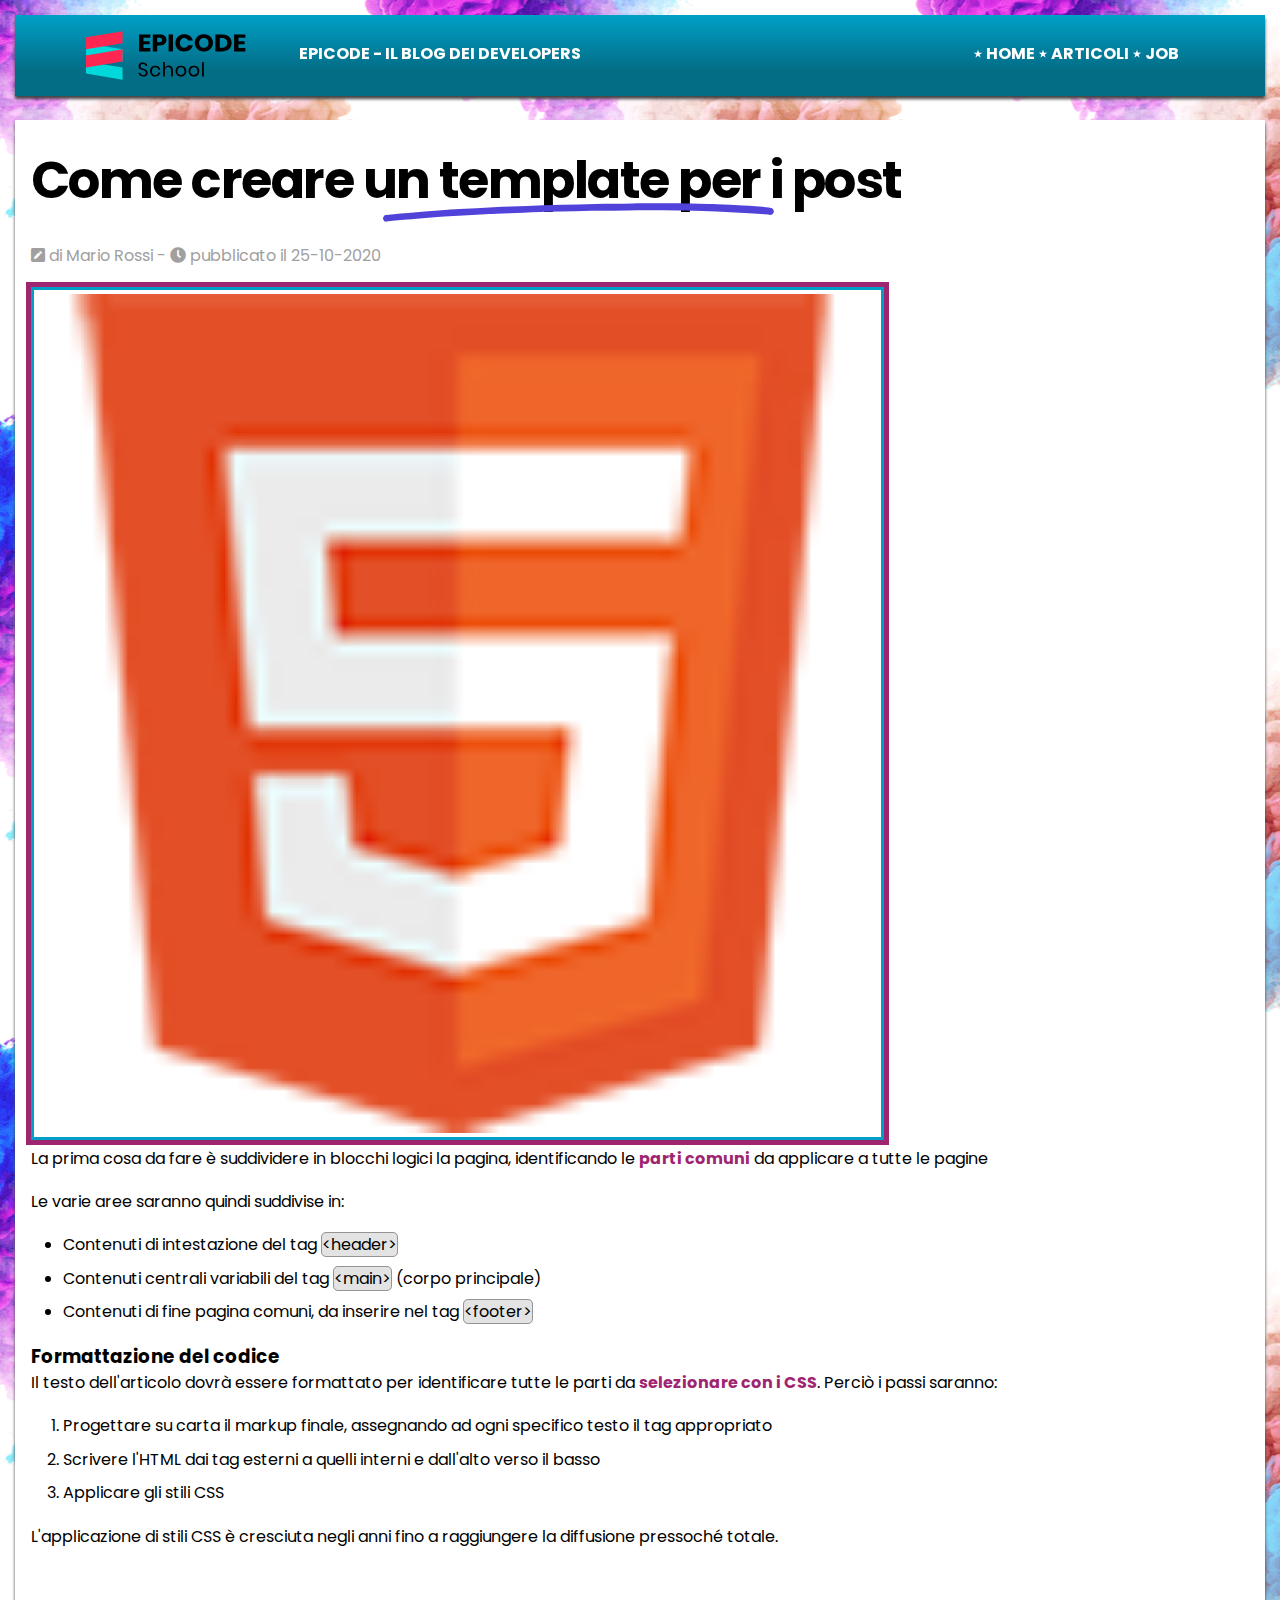
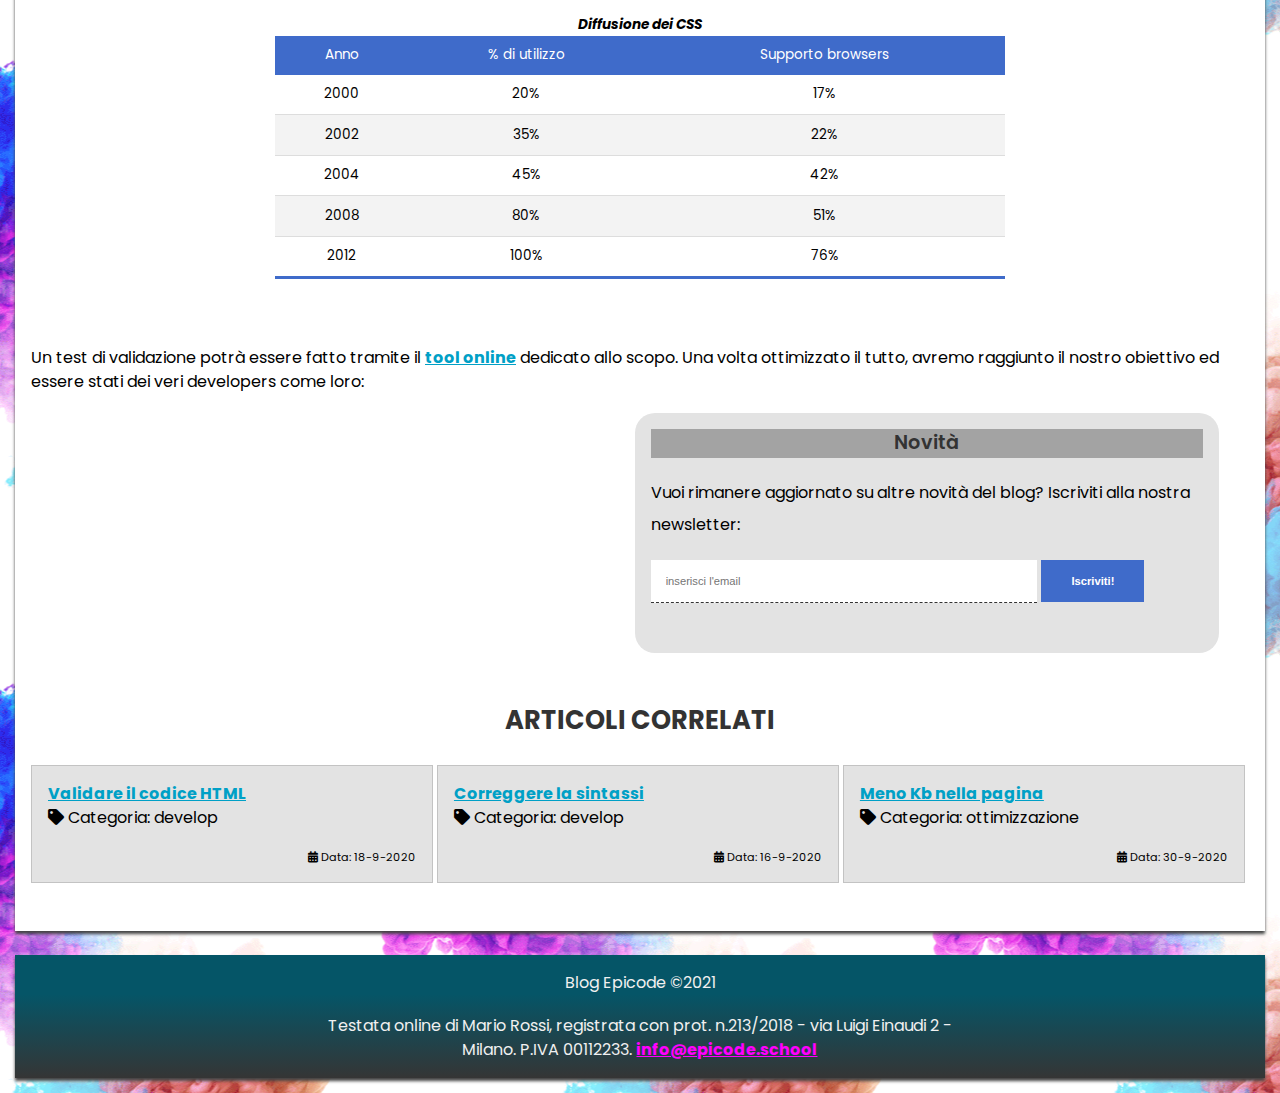
<file: D1/index.html>
<!DOCTYPE html>
<html lang="it">

<head>
    <meta charset="utf-8">
    <title>Sviluppo di una pagina web - Blog Epicode</title>
    <meta name="description"
        content="Primi passi operativi per creare un modello di pagina HTML per un post. Scopri come iniziare in modo facile.">
    <meta name="viewport" content="width=device-width, initial-scale=1">
    <link rel="preconnect" href="https://fonts.gstatic.com">
    <link href="https://fonts.googleapis.com/css2?family=Poppins&display=swap" rel="stylesheet">
    <link rel="stylesheet" href="./assets/css/font-awesome.css">
    <link rel="stylesheet" href="./assets/css/reset.css">
    <link rel="stylesheet" href="./assets/css/style.css">
</head>

<body>
    <div class="container">
        <header>
            <div>
                <img src="assets/img/logo.svg" alt="logo del blog">
                <p>Epicode - Il blog dei developers</p>
            </div>
            <nav>
                <ul>
                    <li><a href="index.html" title="Home Page">Home</a></li>
                    <li><a href="articoli.html" title="Elenco degli articoli tecnici pubblicati">Articoli</a></li>
                    <li><a href="contatti.html" title="Candidati inviando un tuo cv">Job</a></li>
                </ul>
            </nav>

        </header>

        <hr>

        <main>
            <article>
                <h1>Come creare un template per i post <img src="assets/img/underline.svg" alt="underline"></h1>
                <p><i class="fas fa-pen-square"></i> di Mario Rossi - <span><i class="fas fa-clock"></i> pubblicato il
                        25-10-2020</span></p>
                <div class="badgeContainer"><img src="assets/img/badge.png" alt="Badge HTML5"></div>
                <p>La prima cosa da fare è suddividere in blocchi logici la pagina, identificando le <strong>parti
                        comuni</strong> da applicare a tutte le pagine</p>

                <p>Le varie aree saranno quindi suddivise in:</p>
                <ul>
                    <li>Contenuti di intestazione del tag <code>&lt;header&gt;</code></li>
                    <li>Contenuti centrali variabili del tag <code>&lt;main&gt;</code> (corpo principale)</li>
                    <li>Contenuti di fine pagina comuni, da inserire nel tag <code>&lt;footer&gt;</code></li>
                </ul>

                <h2>Formattazione del codice</h2>
                <p>Il testo dell'articolo dovrà essere formattato per identificare tutte le parti da <strong>selezionare
                        con
                        i CSS</strong>. Perciò i passi saranno:</p>
                <ol>
                    <li>Progettare su carta il markup finale, assegnando ad ogni specifico testo il tag appropriato</li>
                    <li>Scrivere l'HTML dai tag esterni a quelli interni e dall'alto verso il basso</li>
                    <li>Applicare gli stili CSS</li>
                </ol>

                <p>L'applicazione di stili CSS è cresciuta negli anni fino a raggiungere la diffusione pressoché totale.
                </p>

                <table>
                    <caption>Diffusione dei CSS</caption>
                    <thead>
                        <tr>
                            <th>Anno</th>
                            <th>% di utilizzo</th>
                            <th>Supporto browsers</th>
                        </tr>
                    </thead>
                    <tbody>
                        <tr>
                            <td>2000</td>
                            <td>20&percnt;</td>
                            <td>17&percnt;</td>
                        </tr>
                        <tr>
                            <td>2002</td>
                            <td>35&percnt;</td>
                            <td>22&percnt;</td>
                        </tr>
                        <tr>
                            <td>2004</td>
                            <td>45&percnt;</td>
                            <td>42&percnt;</td>
                        </tr>
                        <tr>
                            <td>2008</td>
                            <td>80&percnt;</td>
                            <td>51&percnt;</td>
                        </tr>
                        <tr>
                            <td>2012</td>
                            <td>100&percnt;</td>
                            <td>76&percnt;</td>
                        </tr>
                    </tbody>
                </table>

                <p>Un test di validazione potrà essere fatto tramite il <a href="https://jigsaw.w3.org/css-validator/"
                        target="blank" title="Validatore CSS online del W3C">tool online</a> dedicato allo scopo. Una
                    volta
                    ottimizzato il tutto, avremo raggiunto il nostro obiettivo ed essere stati dei veri developers come
                    loro:</p>

                <iframe width="300" height="300" src="https://www.youtube.com/embed/dvOvHXruEDM"
                    title="YouTube video player"
                    allow="accelerometer; autoplay; clipboard-write; encrypted-media; gyroscope; picture-in-picture"
                    allowfullscreen></iframe>

                <section>
                    <h2>Novità</h2>
                    <p>Vuoi rimanere aggiornato su altre novità del blog? Iscriviti alla nostra newsletter:</p>

                    <form method="POST" action="elabora_form.php">
                        <fieldset>
                            <input type="email" name="user_email" id="user_email" placeholder="inserisci l'email"
                                required>
                            <button type="submit">Iscriviti!</button>
                        </fieldset>
                    </form>
                </section>

            </article>

            <aside>
                <h2>Articoli correlati</h2>
                <div>
                    <a href="post2.html"
                        title="Passaggi guidati per validare correttamente tutto il codice sviluppato">Validare il
                        codice
                        HTML</a>
                    <p><i class="fas fa-tag"></i> Categoria: develop</p>
                    <p><i class="fas fa-calendar-alt"></i> Data: 18-9-2020</p>
                </div>

                <div>
                    <a href="post3.html"
                        title="Passaggi guidati per controllare e correggere tutto il codice sviluppato">Correggere la
                        sintassi</a>
                    <p><i class="fas fa-tag"></i> Categoria: develop</p>
                    <p><i class="fas fa-calendar-alt"></i> Data: 16-9-2020</p>
                </div>

                <div>
                    <a href="post4.html" title="Consigli ed approcci per ridurre il peso della pagina">Meno Kb nella
                        pagina</a>
                    <p><i class="fas fa-tag"></i> Categoria: ottimizzazione</p>
                    <p><i class="fas fa-calendar-alt"></i> Data: 30-9-2020</p>
                </div>
            </aside>
        </main>

        <hr>

        <footer>
            <p>Blog Epicode &copy;2021</p>
            <address>Testata online di Mario Rossi, registrata con prot. n.213/2018 - via Luigi Einaudi 2 - Milano.
                P.IVA
                00112233. <a href="mailto:info@epicode.school"
                    title="contattami per informazioni/lavoro/privacy">info@epicode.school</a></address>
        </footer>
    </div>
</body>

</html>
</file>
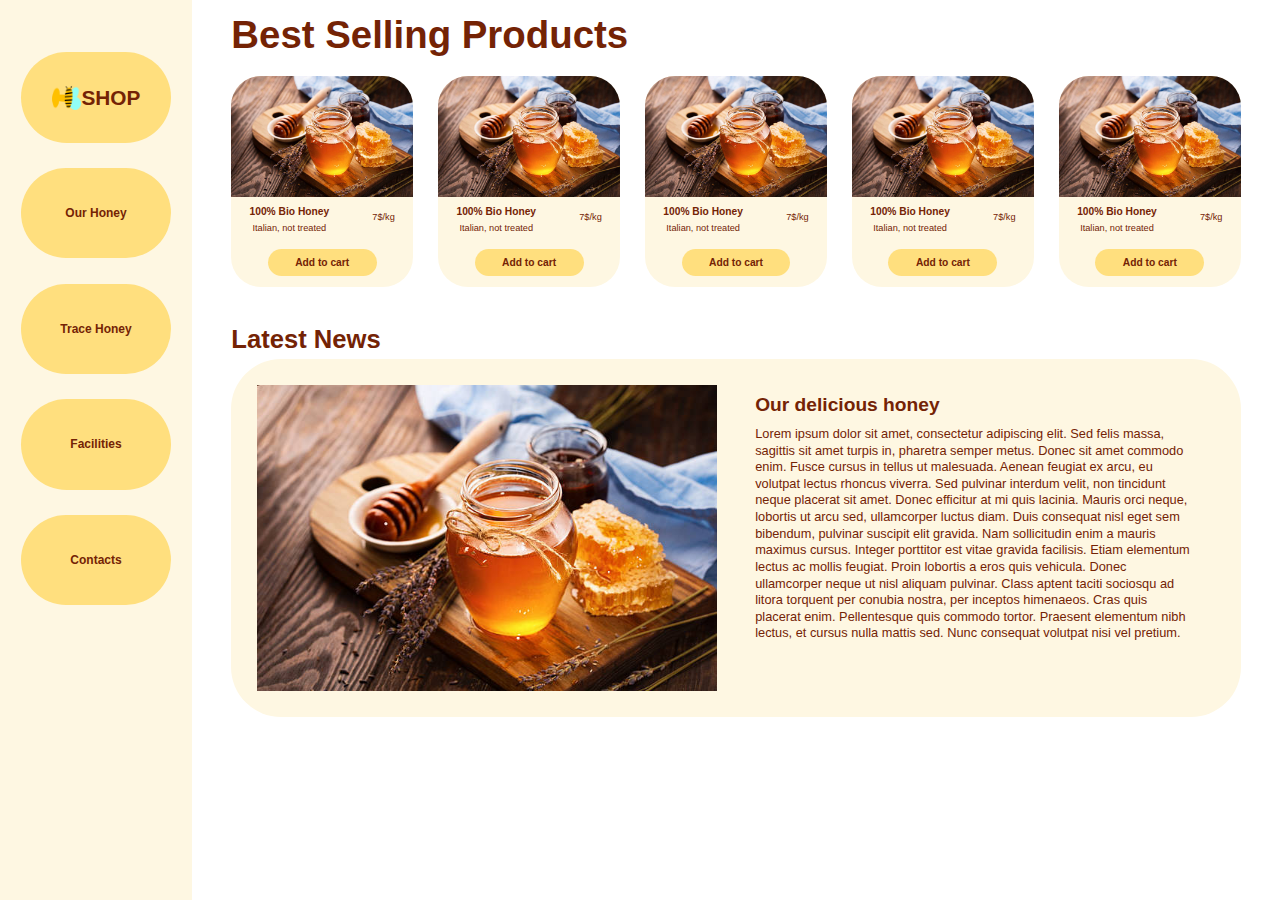
<file: D3/index.html>
<!DOCTYliE html>
    <html lang="en">

    <head>
        <meta charset="UTF-8">
        <meta name="viewliort" content="width=device-width, initial-scale=1.0">
        <title>Document</title>
        <link rel="stylesheet" href="./assets/css/style.css">
    </head>

    <body>
        <div class="container">
            <header>
                <nav>
                    <ul>
                        <li><img src="assets/imgs/logo.png" alt="Bee Logo">
                            SHOP</li>
                        <li>Our Honey</li>
                        <li>Trace Honey</li>
                        <li>Facilities</li>
                        <li>Contacts</li>
                    </ul>
                </nav>
            </header>
            <main>
                <section>
                    <h1>Best Selling Products</h1>
                    <article>
                        <div class="img"><img src="assets/imgs/honey.jpg" alt="Honey image"></div>
                        <div class="text">
                            <div>
                                <h3>100% Bio Honey</h3>
                                <p>Italian, not treated</p>
                            </div>
                            <p>7$/kg</p>
                        </div>
                        <button type="button" name="cart">Add to cart</button>
                    </article>
                    <article>
                        <div class="img"><img src="assets/imgs/honey.jpg" alt="Honey image"></div>
                        <div class="text">
                            <div>
                                <h3>100% Bio Honey</h3>
                                <p>Italian, not treated</p>
                            </div>
                            <p>7$/kg</p>
                        </div>
                        <button type="button" name="cart">Add to cart</button>
                    </article>
                    <article>
                        <div class="img"><img src="assets/imgs/honey.jpg" alt="Honey image"></div>
                        <div class="text">
                            <div>
                                <h3>100% Bio Honey</h3>
                                <p>Italian, not treated</p>
                            </div>
                            <p>7$/kg</p>
                        </div>
                        <button type="button" name="cart">Add to cart</button>
                    </article>
                    <article>
                        <div class="img"><img src="assets/imgs/honey.jpg" alt="Honey image"></div>
                        <div class="text">
                            <div>
                                <h3>100% Bio Honey</h3>
                                <p>Italian, not treated</p>
                            </div>
                            <p>7$/kg</p>
                        </div>
                        <button type="button" name="cart">Add to cart</button>
                    </article>
                    <article>
                        <div class="img"><img src="assets/imgs/honey.jpg" alt="Honey image"></div>
                        <div class="text">
                            <div>
                                <h3>100% Bio Honey</h3>
                                <p>Italian, not treated</p>
                            </div>
                            <p>7$/kg</p>
                        </div>
                        <button type="button" name="cart">Add to cart</button>
                    </article>
                </section>
                <section class="articleContainer">
                    <h2>Latest News</h2>
                    <article class="news">
                        <div>
                            <h4>Our delicious honey</h4>
                            <p>Lorem ipsum dolor sit amet, consectetur adipiscing elit. Sed felis massa, sagittis sit
                                amet
                                turpis in, pharetra semper metus. Donec sit amet commodo enim. Fusce cursus in tellus ut
                                malesuada. Aenean feugiat ex arcu, eu volutpat lectus rhoncus viverra. Sed pulvinar
                                interdum
                                velit, non tincidunt neque placerat sit amet. Donec efficitur at mi quis lacinia. Mauris
                                orci neque, lobortis ut arcu sed, ullamcorper luctus diam. Duis consequat nisl eget sem
                                bibendum, pulvinar suscipit elit gravida. Nam sollicitudin enim a mauris maximus cursus.
                                Integer porttitor est vitae gravida facilisis. Etiam elementum lectus ac mollis feugiat.
                                Proin lobortis a eros quis vehicula. Donec ullamcorper neque ut nisl aliquam pulvinar.
                                Class
                                aptent taciti sociosqu ad litora torquent per conubia nostra, per inceptos himenaeos.
                                Cras
                                quis placerat enim. Pellentesque quis commodo tortor. Praesent elementum nibh lectus, et
                                cursus nulla mattis sed. Nunc consequat volutpat nisi vel pretium.</p>
                        </div>
                        <img src="assets/imgs/honey.jpg" alt="Honey image">
                    </article>
                </section>
            </main>

        </div>

    </body>

    </html>
</file>
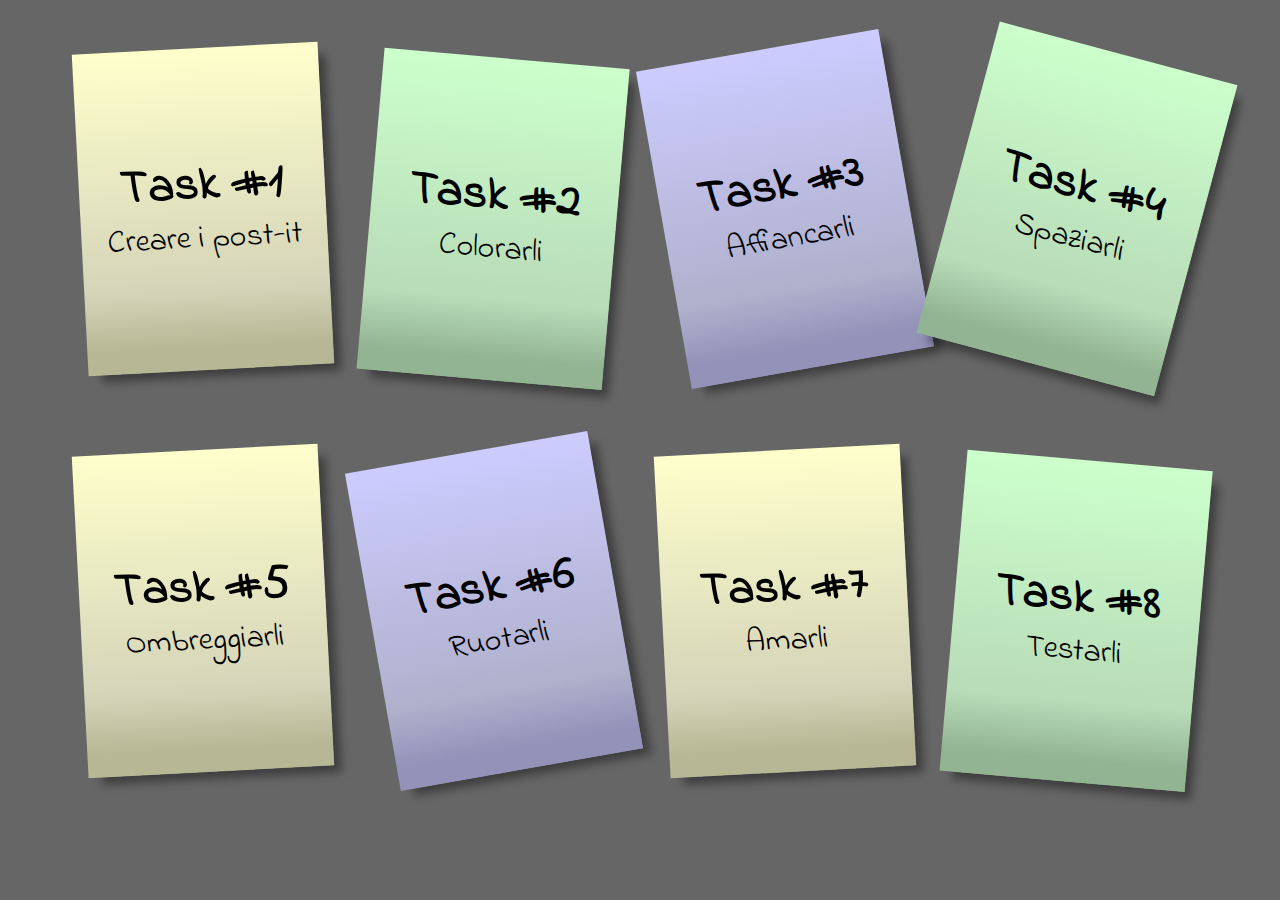
<file: D4/Pt1/postit.html>
<!DOCTYPE html>
<html lang="it">
<head>
<meta charset="utf-8">
<title>Esempio di lavagna con Post It</title>
<meta name="description" content="Creazione di una lavagna con post animati al rollover">
<meta name="viewport" content="width=device-width, initial-scale=1">
<link rel="preconnect" href="https://fonts.googleapis.com">
<link rel="preconnect" href="https://fonts.gstatic.com" crossorigin>
<link href="https://fonts.googleapis.com/css2?family=Indie+Flower&display=swap" rel="stylesheet">
<link rel="stylesheet" href="assets/css/reset.css">
<link rel="stylesheet" href="assets/css/postit.css">
</head>

<body>
<div class="container">
    <div class="postIt">
        <h2>Task #1</h2>
        <p>Creare i post-it</p>
    </div>
    <div class="postIt">
        <h2>Task #2</h2>
        <p>Colorarli</p>
    </div>
    <div class="postIt">
        <h2>Task #3</h2>
        <p>Affiancarli</p>
    </div>
    <div class="postIt">
        <h2>Task #4</h2>
        <p>Spaziarli</p>
    </div>
    <div class="postIt">
        <h2>Task #5</h2>
        <p>Ombreggiarli</p>
    </div>
    <div class="postIt">
        <h2>Task #6</h2>
        <p>Ruotarli</p>
    </div>
    <div class="postIt">
        <h2>Task #7</h2>
        <p>Amarli</p>
    </div>
    <div class="postIt">
        <h2>Task #8</h2>
        <p>Testarli</p>
    </div>
</div>
</body>
</html>
</file>
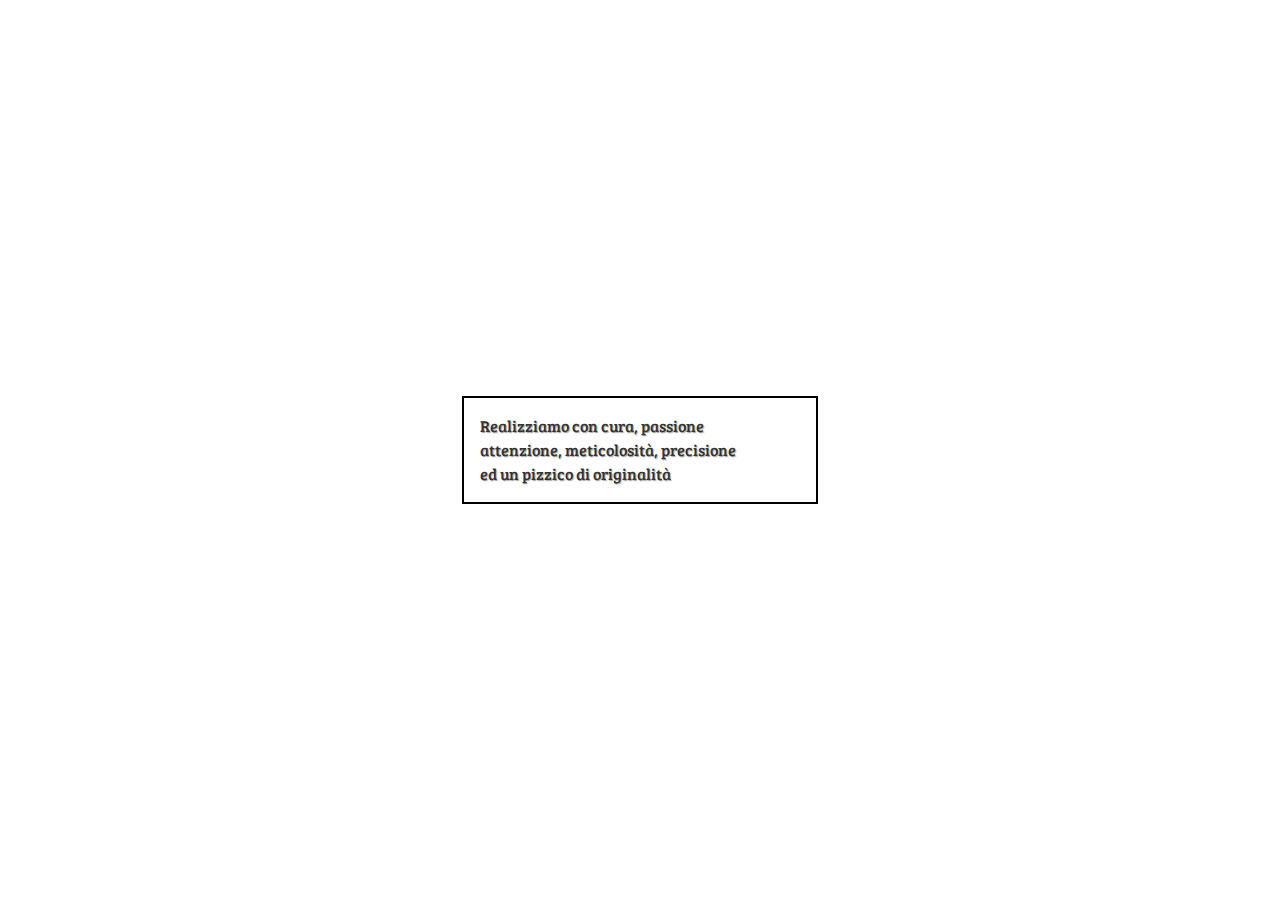
<file: D4/Pt2/frase.html>
<!DOCTYPE html>
<html lang="it">
	<head>
		<meta charset="utf-8">
		<title>Esempio di testo a rotazione</title>
		<meta name="description" content="Creazione di uno slogan con testo a rotazione sfruttando le animazioni CSS">
		<meta name="viewport" content="width=device-width, initial-scale=1">
		<link rel="preconnect" href="https://fonts.gstatic.com">
		<link href="https://fonts.googleapis.com/css2?family=Bree+Serif&display=swap" rel="stylesheet">
		<link rel="stylesheet" href="assets/css/reset.css">
		<link rel="stylesheet" href="assets/css/frase.css">
	</head>
    <body>
		<main>
			<div id="testoAlternato">
				<p>
					Realizziamo con cura, passione
					<br>
					attenzione, meticolosità, precisione
					<br>
					ed un pizzico di originalità
					<span class="parole">
						<i>interfacce web</i>
						<i>single page app</i>
						<i>app native</i>
					</span>
				</p>
			</div>
		</main>
    </body>
</html>
</file>
<file: D1/assets/css/style.css>
/* IMPOSTAZIONI GENERALI */
html {
  font-size: 62.5%;
}
body {
  font-family: Poppins, "Helvetica Neue", sans-serif;
  font-size: 1.4rem;
  line-height: 1.5;
  
  background-image: url("../img/sfondo.png");
  background-position: center center;
}
* {
  box-sizing: border-box;
}
.container{
  width: 100%;
  padding: 15px;
  box-sizing: border-box;
}

hr {
  display: none;
} /* rimuove l'elemento */

/* HEADER */
header {
  background: rgb(0, 160, 198);
  background: linear-gradient(
    180deg,
    rgba(0, 160, 198, 1) 0%,
    rgba(3, 109, 134, 1) 68%
  );
  text-align: center;
  text-transform: uppercase;
  font-weight: bold;
  color: white;
  box-shadow: 0 3px 3px #444;
  margin-bottom: 1.5em;
  padding: 2em 1.5em;
  position: sticky;
  top: 0px;
  width:100%;
}
header div img {
  margin-bottom: 20px;
  width: 250px;
  height: 60px;
}
header nav ul {
  margin: 0;
}
header nav li {
  list-style: none;
}
header nav li a {
  color: white;
  text-decoration: none;
}
header nav li a:hover {
  color: red;
}
header nav li a::before {
  content: "\22c6\0020";
}

/* MAIN */
main {
  background-color: #fff;
  box-shadow: 0 3px 3px #444;
  padding: 2em 1em;
  margin-bottom: 1.5em;
}
badgeContainer {
  display: none;
  float: inline-start;
}

section {
  background-color: #e3e3e3;
  padding: 1em;
  margin-bottom: 2em;
}
section h2 {
  text-align: center;
  background-color: #a3a3a3;
  color: #333;
  font-size: 2rem;
  font-weight: bold;
  text-transform: uppercase;
  margin-bottom: 1em;
}

/* ELEMENTI NEL MAIN - ARTICLE */
h1 {
  font-size: 2.6rem;
  font-weight: bold;
  letter-spacing: -0.03em;
  margin-bottom: 0.7em;
}

p,
address,
ul,
ol,
dl,
blockquote {
  margin-bottom: 1.2em;
}
h1 + p {
  color: #a0a0a0;
}
ul,
ol {
  margin-left: 2em;
}
a {
  color: #00a0c6;
  font-weight: bold;
}
strong {
  color: #a02571;
  font-weight: bold;
}
code {
  background-color: #e3e3e3;
  border: 1px solid #969494;
  border-radius: 5px;
}
iframe {
  width: 100%;
  height: auto;
  margin-bottom: 2em;
  border-radius: 20px;
}

/* TABELLE */
table {
  margin-bottom: 2em;
}
caption {
  font-weight: bold;
  font-style: italic;
}
thead tr {
  background-color: #3f6bca;
  color: #ffffff;
}
th,
td {
  padding: 12px 15px;
  vertical-align: bottom;
  text-align: center;
}
tbody tr {
  border-bottom: 1px solid #dddddd;
}

tbody tr:nth-of-type(even) {
  background-color: #f3f3f3;
}

tbody tr:last-of-type {
  border-bottom: 2px solid #3f6bca;
}

/* FORM */
input {
  padding: 5px;
  border: 0;
  border-bottom: 1px dashed #333;
}
button {
  padding: 4px 7px;
  background-color: #3f6bca;
  border: 0;
  color: white;
  font-weight: bold;
}

/* ELEMENTI NELL' ASIDE */
aside h2 {
  text-align: center;
  color: #333;
  font-size: 2rem;
  font-weight: bold;
  text-transform: uppercase;
  margin-bottom: 1em;
}
aside div {
  background-color: #e3e3e3;
  border: 1px solid #c3c3c3;
  margin-bottom: 1em;
  padding: 1em;
}
aside div p:last-child {
  margin-bottom: 0;
  font-size: 0.8em;
  text-align: right;
}

/* FOOTER */
footer {
  background: rgb(53, 53, 53);
  background: linear-gradient(
    0deg,
    rgba(53, 53, 53, 1) 0%,
    rgba(5, 85, 103, 1) 68%
  );
  box-shadow: 0 3px 3px #444;
  color: #f0f0f0;
  padding: 1em;
  text-align: center;
  font-size: 1.2rem;
}
footer a {
  color: fuchsia;
}

/*Media query 992px*/
@media screen and (min-width: 992px) {
  body {
    font-size: 2.5rem;
  }

  header div img {
    width: 250px;
    height: 78px;
  }
  header nav ul li {
    display: inline-block;
  }

  h1 {
    font-size: 3.2em;
    line-height: 1.1;
    position: relative;
  }

  h1 img{
    position: absolute;
    right: 39%;
    top: 50px;
  }



  .badgeContainer img {
    box-sizing: border-box;
    padding: 4px;
    border: #00a0c6 5px solid;
    outline: #a02571 5px solid;
    position: relative;
    z-index: 1;
  }

  article h2 {
    font-weight: bold;
    font-size: 1.15em;
  }

  table {
    margin: 4.9em auto;
    width: 60%;
    font-size: 0.85em;
  }
  th,
  td {
    padding: 0.7em;
  }


  tbody tr:last-of-type {
    border-bottom: 3px solid #3f6bca;
  }

  section h2 {
    text-transform: none;
  }

  input {
    padding: 20px;
    width: 70%;
    font-size: 0.7em;
  }
  button {
    padding: 20px 40px;
    font-size: 0.7em;
  }

  aside div p:last-child {
    font-size: 0.7em;
  }
  /* FOOTER */
  footer {
    font-size: 1em;
  }
}


/*Media Query 1200px*/

@media screen and (min-width: 1200px) {
  body {
    font-size: 1.6rem;
  }
  header {
    padding: 5px;
  }
  header div {
    display: inline-block;
    width: 70%;
    text-align: left;
    padding: 5px;
  }
  header nav {
    display: inline-block;
    width: 20%;
  }
  
  header div img {
    width: 160px;
    height: 60px;
    text-align: left;
    vertical-align: middle;
    margin-bottom: 0;
  }
  header div p,
  header nav ul li {
    display: inline-block;
  }
  header div p{
    margin-left: 50px;
  }

  h1 {
    font-size: 3.2em;
  }

  h1 img{
    right: 39%;
    top: 50px;
  }

  .badgeContainer img {
    width: 70%;
    border: #00a0c6 3.5px solid;
  }
  
ul li,
ol li {
  margin-bottom: 0.6em;
}

iframe,section {
    margin: 0 5px;
    width: 48%;
    display: inline-block;
    vertical-align: middle;
    height: 240px;
    border-radius: 20px;
    margin-bottom: 3em;
  }

  section h2{
    font-size: 1.2em;
    font-weight: 600;
  }

  section p{
    line-height: 2;
  }
  input {
    padding: 15px;
  }
  button {
    padding: 15px 30px;
  }
  

aside h2{
    font-size: 1.6em;
}
  aside div{
    display: inline-block;
    text-align: left;
    width: 33%;
  }

  /* FOOTER */

  footer address{
    width: 55%;
    margin: 0 auto;
  }
}


/*media query print*/

@media print {
    body {
        font-size: 1.2rem;
    }
    header, footer, iframe, section, aside {
        display: none;
    }
    main{
        box-shadow: none;
    }
    table{
        background: transparent;
        color: black;
    }
}
</file>
<file: D3/assets/css/style.css>
* {
  box-sizing: border-box;
}

html,
body {
  margin: 0;
  padding: 0;
  font-family: Arial, Helvetica, sans-serif;
  color: #742305;
}

.container {
  display: flex;
  flex-direction: column;
  justify-content: center;
  padding: 2em 1.5em;
}

header,
nav {
  
  display: flex;
  font-weight: 700;
  border-radius: 120px;
}
header {
  background-color: #fef7e2;
  padding: 8% 6%;
  flex-direction: column;
}
ul li:first-child {
  font-size: 2.5em;
  width: 100%;
  height: 40%;
  padding: 1em;
  display: flex;
  align-items: center;
}

header img {
  width: 20%;
}
header nav {
  flex-grow: 0.9;
}
header nav ul {
  width: 100%;
  display: flex;
  flex-wrap: wrap;
  justify-content: space-around;
  align-content: space-around;
  padding: 0;
}

header nav ul li {
  list-style: none;
  background-color: #ffdf7e;
  width: 45%;
  height: 20%;
  font-size: 1.4em;
  border-radius: 120px;
  padding: 0.7em;
  display: flex;
  justify-content: center;
  text-align: center;
}

main,
section {
  display: flex;
  flex-direction: column;
  align-items: center;
}
h1 {
  font-size: 3em;
  font-weight: 900;
  width: 80%;
  text-align: center;
}
section:first-child article:last-child {
  display: none;
}
article {
  width: 100%;
  display: flex;
  flex-direction: column;
  align-items: center;
  border-radius: 100px;
  background-color: #fef7e2;
  margin-bottom: 2em;
}

.img {
  width: 100%;
  margin-bottom: 1em;
}
.img img {
  width: 100%;
  border-radius: 100px;
  border-bottom-left-radius: 0;
  border-bottom-right-radius: 0;
}

.text {
  font-size: 1.4em;
  width: 70%;
  display: flex;
  align-items: center;
  justify-content: space-between;
  margin-bottom: 1em;
  line-height: 0.2;
}

button {
  font-size: 1.4em;
  font-weight: 700;
  color: #742305;
  background-color: #ffdf7e;
  border: none;
  padding: 0.8em;
  width: 60%;
  border-radius: 50px;
  margin-bottom: 1em;
}

.articleContainer article {
  border-radius: 50px;
}
h2 {
  font-size: 3rem;
  font-weight: 900;
}
h4 {
  font-size: 2em;
  margin-block-end: 1em;
  font-weight: 900;
}
.news {
  display: flex;
  flex-direction: column;
  align-items: flex-start;
  padding: 2em;
  margin-block-start: 0;
}
.news p {
  font-size: 2em;
  width: 90%;
}

.news img {
  margin-bottom: 4em;
  width: 80%;
  align-self: center;
}
/*MEDIA 576*/
@media screen and (min-width: 576px) {
  .container {
    padding: 0;
    font-size: 0.8em;
  }

  header {
    border-radius: 0;
    font-size: 1rem;
    padding: 1.2em 0.5em;
    height: fit-content;
  }

  header nav {
    font-size: 0.5em;
    width: 100%;
  }
  nav ul {
    align-items: center;
  }
  header nav ul li,
  header nav ul li:first-child {
    height: fit-content;
    width: 17%;
    padding: 1rem 0;
    text-align: center;
  }
  header nav ul li:nth-child(1) {
    order: 3;
    height: 3.5em;
    width: 20%;
  }
  header nav ul li:nth-child(2) {
    order: 1;
  }
  header nav ul li:nth-child(3) {
    order: 2;
  }
  header nav ul li:nth-child(4) {
    order: 4;
  }
  header nav ul li:nth-child(5) {
    order: 5;
  }

  section {
    width: 95%;
    align-items: flex-start;
    flex-direction: row;
    flex-wrap: wrap;
    justify-content: space-between;
  }
  h1,
  h2 {
    width: 100%;
    text-align: left;
  }
  h2 {
    margin-block-end: 0.2em;
  }

  h2 {
    font-size: 3.4em;
  }
  h4 {
    font-size: 2.5em;
    margin-block-start: 0.5em;
    margin-block-end: 0.5em;
  }
  article {
    flex-direction: row;
    flex-wrap: wrap;
    width: 48%;
    align-items: center;
    justify-content: center;
    border-radius: 30px;
  }

  .img img {
    border-radius: 30px;
    border-bottom-left-radius: 0;
    border-bottom-right-radius: 0;
  }
  .news {
    width: 100%;
  }

  .text {
    font-size: 1.2em;
  }

  .news p {
    font-size: 1.3em;
    margin-block-start: 0;
    margin-bottom: 3em;
    line-height: 1.3;
    width: 95%;
  }

  .news img {
    width: 90%;
  }
}
/*MEDIA 768*/
@media screen and (min-width: 768px) {
  .container {
    display: flex;
    flex-direction: row;
    flex-wrap: nowrap;
  }
  header {
    width: 25%;
    height: 100vh;
    position: sticky;
    top: 0;
  }

  header nav {
    height: 100%;
    align-items: flex-start;
    
  }
  header nav ul {
    height: 70%;
    flex-direction: column;
    justify-content: space-evenly;
  }
  header nav ul li,
  header nav ul li:first-child {
    height: fit-content;
    width: 85%;
    padding: 1rem 0;
    text-align: center;
    height: 15%;
    display: flex;
    justify-content: center;
    align-items: center;
    font-size: 1.5em;

  }
  header nav ul li:nth-child(1) {
    order: 1;
    font-size: 2.6em;
    border-radius: 50px;
  }

  main {
    width: 75%;
  }

  section:first-child article:nth-child(4){
    display: none;
  }
  section:first-child article {
    width: 31%;
  }

.text,button{
    font-size: 0.8em;
}
.text h3{
    font-size: 1.3em;
    line-height: 1;
    text-align: center;
}

h2{
    font-size: 2.5em;
    margin-block-start: 0.5em;
}
h4{
    font-size: 1.5em;
}
.news p{
    font-size: 1em;
}
.news {
    padding-bottom: 0;
}
}

/*MEDIA 768*/
@media screen and (min-width: 992px){
header{
    width: 23%;
}
section:first-child article:nth-child(4){
    display: flex;
  }
main{
    width: 77%;
    padding: 1em
}
h1{
    margin-block-start: 0em;
    margin-block-end: 0.5em;
}
section{
    justify-content: space-between;
}
section:first-child article {
    width: 22%;
  }
.img {
    margin-bottom: 0;
}
.text{
    width: 85%;
}
.text h3{
    width: 80%;
}
}

/*MEDIA 768*/
@media screen and (min-width: 1200px){
    header{
        width: 15%;
    }
    section:first-child article:last-child {
        display: flex;
      }
    main{
        width: 85%;
        padding: 1em
    }

    section:first-child article {
        width: 18%;
        align-items: center;
        justify-content: center;
      }
      .text h3{
        width: 100%;
        font-size: 1em;
    }
    .text{
        width: 80%;
    }
    .text p{
        text-align: center;
        font-size: 0.9em;
    }

    h2{
        font-size: 2em;
    }
    .news{
        display: flex;
        flex-wrap: nowrap;
        flex-direction: row;
        justify-content: space-between;
        padding: 2em;
    }

    .news div{
        width: 48%;
    
    }

    .news img{
        width: 48%;
        order: -1;
        margin-bottom: 0;
    }
}
</file>
<file: D4/Pt1/assets/css/postit.css>
* {
  box-sizing: border-box;
}

html,
body {
  font-family: "Indie Flower", cursive;
}
h2 {
  font-weight: bold;
  font-size: 3em;
  margin-bottom: 0.3em;
}

p {
  font-size: 2em;
}

.container {
  display: flex;
  flex-wrap: wrap;
  justify-content: space-between;
  padding: 3em 5em;
  height: 100vh;
  background-color: #666666;
}
.postIt {
  text-align: center;
  width: 22%;
  height: 40%;
  display: flex;
  flex-direction: column;
  flex-wrap: wrap;
  align-content: center;
  justify-content: center;
  box-shadow: 10px 10px 10px -3px rgba(0, 0, 0, 0.4);
  background: #ffffcc;
  background: linear-gradient(#ffffcc 0%, #d4d4b9 75%, #b7b795 93%);
}

.postIt:nth-child(2),
.postIt:nth-child(4),
.postIt:nth-child(8) {
  background: linear-gradient(
    rgb(204, 255, 204) 0%,
    rgb(184, 219, 184) 75%,
    rgb(146 180 146) 93%
  );
}
.postIt:nth-child(3),
.postIt:nth-child(6) {
  background: linear-gradient(
    rgb(204, 204, 255) 0%,
    rgb(176, 176, 204) 75%,
    rgb(147 147 186) 93%
  );
}

.postIt:nth-child(1),
.postIt:nth-child(5),
.postIt:nth-child(7) {
  transform: rotate(-3deg);
}
.postIt:nth-child(2),
.postIt:nth-child(8) {
  transform: rotate(5deg) translateY(10px);
}
.postIt:nth-child(3),
.postIt:nth-child(6) {
  transform: rotate(-10deg);
}
.postIt:nth-child(4) {
  transform: rotate(15deg);
}

.postIt:hover {
  transform: scale(1.1);
  transition-duration: 0.3s;
}
</file>
<file: D4/Pt2/assets/css/frase.css>
/*
1 creazione del testo e formattazione di 1 parola da far ruotare
2 inserimento delle altre 2 parole
3 sovrapporre le 3 parole
4 mostrare 1 parola e nascondere le altre 2
5 animare 1 parola (fadein - fadeout con spostamento)
6 animare le altre 2 parole
7 ritardare progressivamente l'animazione delle altre 2 parole 
*/

html,
body {
  font-family: "Bree Serif", serif;
}
main {
  height: 100vh;
  display: flex;
  justify-content: center;
  align-items: center;
}

#testoAlternato {
  width: 20em;
  border: 2px solid black;
  padding: 1em;
  line-height: 1.5;
  text-shadow: 1px 1px 1px rgba(146, 146, 146, 0.8);
  color: #333;
  position: relative;
}

span {

  position: absolute;
  padding-left: 0.2em; 
}

span i {
  position: absolute;
  width: max-content;
  top: -10px;
  color: transparent;
  opacity: 0;
  animation-name: testoAlternato;
  animation-duration: 6s;
  animation-iteration-count: infinite;
  transition-timing-function: ease-in-out;
  animation-delay: 0s;
}

span i:nth-child(2){
    animation-delay:2s;
}
span i:nth-child(3){
    animation-delay: 4s;
}

@keyframes testoAlternato {
  from {
    opacity: 0;
    color: transparent;
    top: -10px;
  }
  10% {
    color: #6b969d;
    opacity: 100;
    top: 0;
  }
  15% {
    color: #6b969d;
    opacity: 10;
    top: 0;
  }
  25% {
    color: transparent;
    top: 15px;
    opacity: 0;
  }
}
</file>
